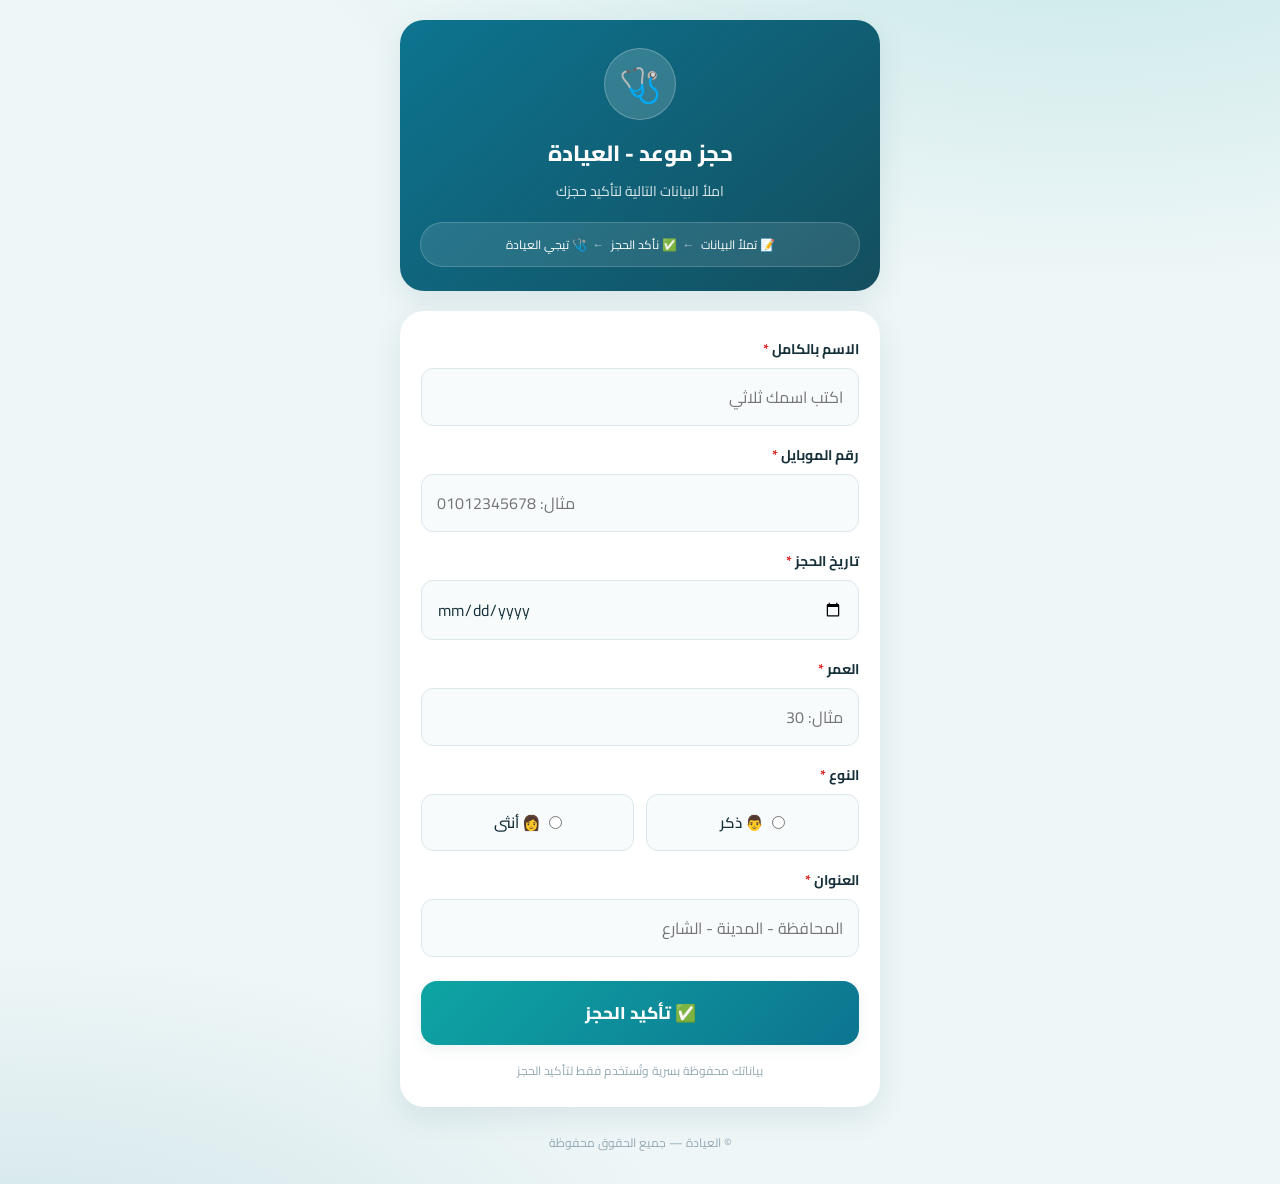
<file: index.html>
<!DOCTYPE html>
<html lang="ar" dir="rtl">
<head>
  <meta charset="UTF-8">
  <meta name="viewport" content="width=device-width, initial-scale=1.0">
  <meta name="description" content="صفحة حجز موعد العيادة — املأ بياناتك لتأكيد الحجز">
  <title>حجز موعد - العيادة</title>
  <link rel="preconnect" href="https://fonts.googleapis.com">
  <link rel="preconnect" href="https://fonts.gstatic.com" crossorigin>
  <link href="https://fonts.googleapis.com/css2?family=Cairo:wght@400;600;700;800&display=swap" rel="stylesheet">
  <link rel="stylesheet" href="styles.css?v=5">
</head>
<body>
  <main class="container">

    <header class="page-header">
      <div class="page-header__badge">
        <span class="page-header__logo" aria-hidden="true">🩺</span>
      </div>
      <h1 class="page-header__title">حجز موعد - العيادة</h1>
      <p class="page-header__subtitle">املأ البيانات التالية لتأكيد حجزك</p>
      <div class="page-header__steps">
        <span class="page-header__step">📝 تملأ البيانات</span>
        <span class="page-header__step-arrow" aria-hidden="true">←</span>
        <span class="page-header__step">✅ نأكد الحجز</span>
        <span class="page-header__step-arrow" aria-hidden="true">←</span>
        <span class="page-header__step">🩺 تيجي العيادة</span>
      </div>
    </header>

    <!-- نموذج الحجز -->
    <section class="card" id="booking-section" aria-label="نموذج الحجز">
      <form id="booking-form" class="form" novalidate>

        <div class="form__field">
          <label class="form__label" for="name">الاسم بالكامل <span class="form__required" aria-hidden="true">*</span></label>
          <input class="form__input" type="text" id="name" name="name"
                 placeholder="اكتب اسمك ثلاثي" autocomplete="name" required>
          <p class="form__error" data-error-for="name">من فضلك اكتب الاسم</p>
        </div>

        <div class="form__field">
          <label class="form__label" for="phone">رقم الموبايل <span class="form__required" aria-hidden="true">*</span></label>
          <input class="form__input" type="tel" id="phone" name="phone"
                 placeholder="مثال: 01012345678" inputmode="numeric" maxlength="11" autocomplete="tel" required>
          <p class="form__error" data-error-for="phone">اكتب رقم موبايل صحيح (11 رقم يبدأ بـ 01)</p>
        </div>

        <div class="form__field">
          <label class="form__label" for="date">تاريخ الحجز <span class="form__required" aria-hidden="true">*</span></label>
          <input class="form__input" type="date" id="date" name="date" required>
          <p class="form__error" data-error-for="date">اختر تاريخ حجز صحيح (اليوم أو بعده)</p>
        </div>

        <div class="form__field">
          <label class="form__label" for="age">العمر <span class="form__required" aria-hidden="true">*</span></label>
          <input class="form__input" type="number" id="age" name="age"
                 placeholder="مثال: 30" min="0" max="120" inputmode="numeric" required>
          <p class="form__error" data-error-for="age">اكتب عمرًا بين 0 و 120</p>
        </div>

        <fieldset class="form__field form__fieldset">
          <legend class="form__label">النوع <span class="form__required" aria-hidden="true">*</span></legend>
          <div class="form__radio-row" role="radiogroup" aria-label="النوع">
            <label class="radio-option">
              <input class="radio-option__input" type="radio" name="gender" value="ذكر" required>
              <span class="radio-option__label">👨 ذكر</span>
            </label>
            <label class="radio-option">
              <input class="radio-option__input" type="radio" name="gender" value="أنثى" required>
              <span class="radio-option__label">👩 أنثى</span>
            </label>
          </div>
          <p class="form__error" data-error-for="gender">اختر النوع</p>
        </fieldset>

        <div class="form__field">
          <label class="form__label" for="address">العنوان <span class="form__required" aria-hidden="true">*</span></label>
          <input class="form__input" type="text" id="address" name="address"
                 placeholder="المحافظة - المدينة - الشارع" required>
          <p class="form__error" data-error-for="address">من فضلك اكتب العنوان</p>
        </div>

        <button class="form__submit" type="submit" id="submit-button">✅ تأكيد الحجز</button>

        <p class="form__note">بياناتك محفوظة بسرية وتُستخدم فقط لتأكيد الحجز</p>
      </form>
    </section>

    <!-- شاشة النجاح -->
    <section class="card screen" id="success-screen" aria-label="تم الحجز بنجاح" hidden>
      <span class="screen__icon" aria-hidden="true">🎉</span>
      <h2 class="screen__title screen__title--success">تم استلام حجزك بنجاح!</h2>
      <p class="screen__details" id="success-details"></p>
      <button class="screen__action screen__action--secondary" type="button" id="new-booking-button">📋 حجز موعد آخر</button>
    </section>

    <!-- شاشة الخطأ -->
    <section class="card screen" id="error-screen" aria-label="خطأ في الإرسال" hidden>
      <span class="screen__icon" aria-hidden="true">⚠️</span>
      <h2 class="screen__title screen__title--error">حصلت مشكلة في الإرسال</h2>
      <p class="screen__details">اتأكد من اتصالك بالإنترنت وحاول تاني، أو تواصل مع العيادة مباشرة.</p>
      <button class="screen__action" type="button" id="retry-button">🔄 إعادة المحاولة</button>
    </section>

    <footer class="page-footer">© العيادة — جميع الحقوق محفوظة</footer>
  </main>

  <script src="app.js?v=5"></script>
</body>
</html>
</file>
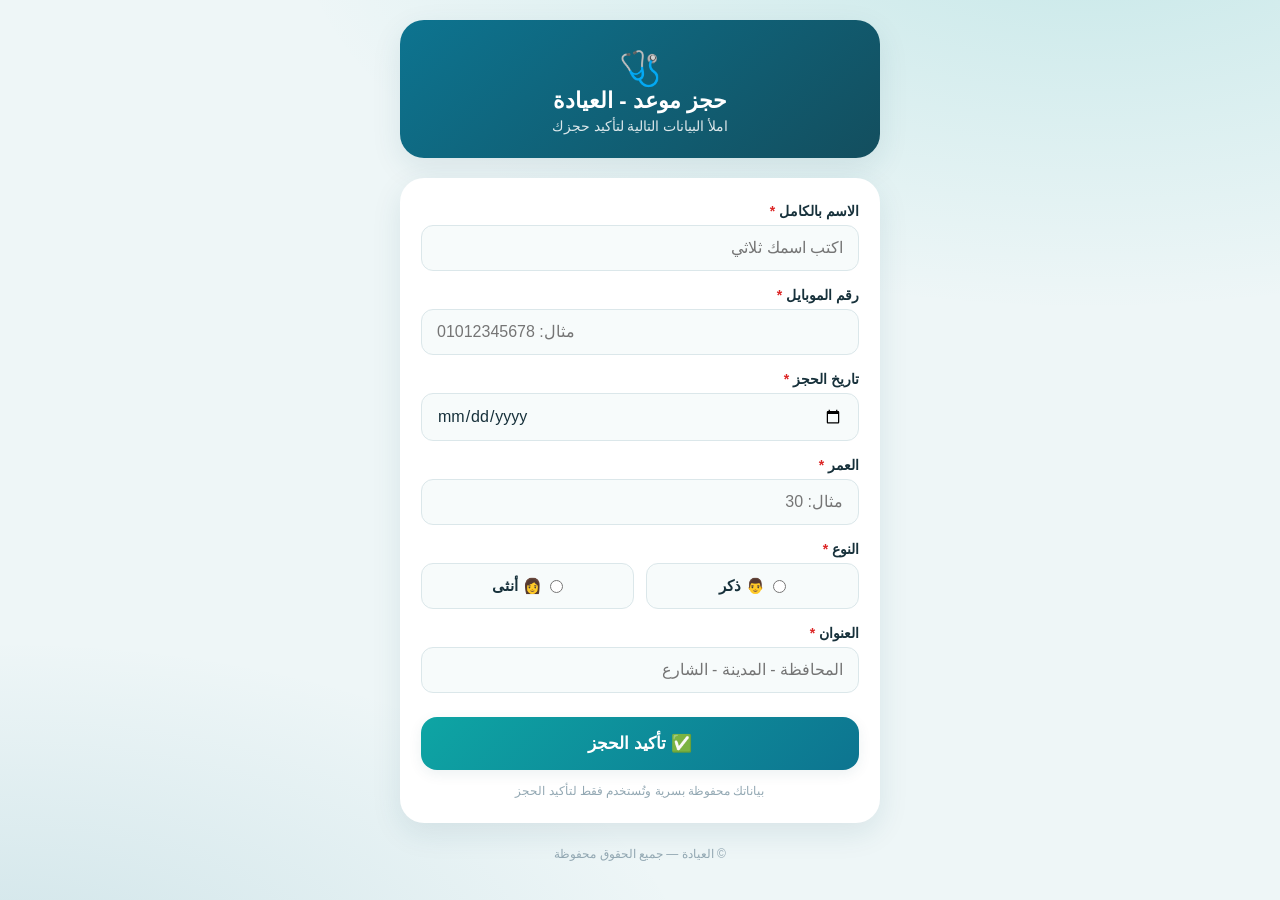
<file: booking.html>
<!DOCTYPE html>
<html lang="ar" dir="rtl">
<head>
  <meta charset="UTF-8">
  <meta name="viewport" content="width=device-width, initial-scale=1.0">
  <meta name="description" content="صفحة حجز موعد العيادة — املأ بياناتك لتأكيد الحجز">
  <title>حجز موعد - العيادة</title>
  <link rel="stylesheet" href="styles.css">
</head>
<body>
  <main class="container">

    <header class="page-header">
      <span class="page-header__logo" aria-hidden="true">🩺</span>
      <h1 class="page-header__title">حجز موعد - العيادة</h1>
      <p class="page-header__subtitle">املأ البيانات التالية لتأكيد حجزك</p>
    </header>

    <!-- نموذج الحجز -->
    <section class="card" id="booking-section" aria-label="نموذج الحجز">
      <form id="booking-form" class="form" novalidate>

        <div class="form__field">
          <label class="form__label" for="name">الاسم بالكامل <span class="form__required" aria-hidden="true">*</span></label>
          <input class="form__input" type="text" id="name" name="name"
                 placeholder="اكتب اسمك ثلاثي" autocomplete="name" required>
          <p class="form__error" data-error-for="name">من فضلك اكتب الاسم</p>
        </div>

        <div class="form__field">
          <label class="form__label" for="phone">رقم الموبايل <span class="form__required" aria-hidden="true">*</span></label>
          <input class="form__input" type="tel" id="phone" name="phone"
                 placeholder="مثال: 01012345678" inputmode="numeric" maxlength="11" autocomplete="tel" required>
          <p class="form__error" data-error-for="phone">اكتب رقم موبايل صحيح (11 رقم يبدأ بـ 01)</p>
        </div>

        <div class="form__field">
          <label class="form__label" for="date">تاريخ الحجز <span class="form__required" aria-hidden="true">*</span></label>
          <input class="form__input" type="date" id="date" name="date" required>
          <p class="form__error" data-error-for="date">اختر تاريخ حجز صحيح (اليوم أو بعده)</p>
        </div>

        <div class="form__field">
          <label class="form__label" for="age">العمر <span class="form__required" aria-hidden="true">*</span></label>
          <input class="form__input" type="number" id="age" name="age"
                 placeholder="مثال: 30" min="0" max="120" inputmode="numeric" required>
          <p class="form__error" data-error-for="age">اكتب عمرًا بين 0 و 120</p>
        </div>

        <fieldset class="form__field form__fieldset">
          <legend class="form__label">النوع <span class="form__required" aria-hidden="true">*</span></legend>
          <div class="form__radio-row" role="radiogroup" aria-label="النوع">
            <label class="radio-option">
              <input class="radio-option__input" type="radio" name="gender" value="ذكر" required>
              <span class="radio-option__label">👨 ذكر</span>
            </label>
            <label class="radio-option">
              <input class="radio-option__input" type="radio" name="gender" value="أنثى" required>
              <span class="radio-option__label">👩 أنثى</span>
            </label>
          </div>
          <p class="form__error" data-error-for="gender">اختر النوع</p>
        </fieldset>

        <div class="form__field">
          <label class="form__label" for="address">العنوان <span class="form__required" aria-hidden="true">*</span></label>
          <input class="form__input" type="text" id="address" name="address"
                 placeholder="المحافظة - المدينة - الشارع" required>
          <p class="form__error" data-error-for="address">من فضلك اكتب العنوان</p>
        </div>

        <button class="form__submit" type="submit" id="submit-button">✅ تأكيد الحجز</button>

        <p class="form__note">بياناتك محفوظة بسرية وتُستخدم فقط لتأكيد الحجز</p>
      </form>
    </section>

    <!-- شاشة النجاح -->
    <section class="card screen" id="success-screen" aria-label="تم الحجز بنجاح" hidden>
      <span class="screen__icon" aria-hidden="true">🎉</span>
      <h2 class="screen__title screen__title--success">تم استلام حجزك بنجاح!</h2>
      <p class="screen__details" id="success-details"></p>
      <button class="screen__action screen__action--secondary" type="button" id="new-booking-button">📋 حجز موعد آخر</button>
    </section>

    <!-- شاشة الخطأ -->
    <section class="card screen" id="error-screen" aria-label="خطأ في الإرسال" hidden>
      <span class="screen__icon" aria-hidden="true">⚠️</span>
      <h2 class="screen__title screen__title--error">حصلت مشكلة في الإرسال</h2>
      <p class="screen__details">اتأكد من اتصالك بالإنترنت وحاول تاني، أو تواصل مع العيادة مباشرة.</p>
      <button class="screen__action" type="button" id="retry-button">🔄 إعادة المحاولة</button>
    </section>

    <footer class="page-footer">© العيادة — جميع الحقوق محفوظة</footer>
  </main>

  <script src="app.js"></script>
</body>
</html>
</file>
<file: styles.css>
/* ============================================================
   Clinic Booking Page — Styles
   Structure:
     1. Design tokens
     2. Base
     3. Layout (header / footer)
     4. Card
     5. Form
     6. Result screens
     7. Motion
   ============================================================ */

/* 1. Design tokens
   ---------------------------------------------------- */
:root {
  --color-primary:       #0ea5a4;
  --color-primary-dark:  #0d7490;
  --color-primary-deep:  #134e5e;
  --color-primary-light: #d3f5f2;
  --color-success:       #16a34a;
  --color-error:         #dc2626;
  --color-text:          #17313b;
  --color-text-muted:    #5f7480;
  --color-text-faint:    #93a8b3;
  --color-border:        #dbe7ea;
  --color-surface:       #ffffff;
  --color-page:          #eef6f7;

  --radius-sm: 12px;
  --radius-md: 16px;
  --radius-lg: 24px;

  --shadow-card:  0 10px 30px rgba(19, 78, 94, 0.10);
  --shadow-soft:  0 4px 14px rgba(19, 78, 94, 0.08);
  --shadow-focus: 0 0 0 4px rgba(14, 165, 164, 0.15);

  --font-size-base: 16px;
  --font-size-sm:   12px;
  --font-size-md:   14px;
  --font-size-lg:   22px;

  --font-family: "Cairo", "Segoe UI", Tahoma, Arial, sans-serif;
}

/* 2. Base
   ---------------------------------------------------- */
* {
  margin: 0;
  padding: 0;
  box-sizing: border-box;
}

body {
  font-family: var(--font-family);
  font-size: var(--font-size-base);
  color: var(--color-text);
  background:
    radial-gradient(800px 400px at 85% -10%, rgba(14, 165, 164, 0.18), transparent),
    radial-gradient(700px 350px at 0% 110%, rgba(13, 116, 144, 0.14), transparent),
    var(--color-page);
  min-height: 100vh;
  display: flex;
  justify-content: center;
  padding: 20px 16px;
}

/* 3. Layout (header / footer)
   ---------------------------------------------------- */
.container {
  width: 100%;
  max-width: 480px;
}

.page-header {
  text-align: center;
  padding: 28px 20px 24px;
  color: #ffffff;
  background: linear-gradient(140deg, var(--color-primary-dark), var(--color-primary-deep));
  border-radius: var(--radius-lg);
  box-shadow: var(--shadow-card);
  margin-bottom: 20px;
}

.page-header__badge {
  display: inline-flex;
  align-items: center;
  justify-content: center;
  width: 72px;
  height: 72px;
  margin-bottom: 12px;
  background: rgba(255, 255, 255, 0.16);
  border: 1px solid rgba(255, 255, 255, 0.25);
  border-radius: 50%;
  backdrop-filter: blur(4px);
}

.page-header__logo {
  font-size: 34px;
}

.page-header__title {
  font-size: var(--font-size-lg);
  font-weight: 800;
  margin-bottom: 4px;
}

.page-header__subtitle {
  font-size: var(--font-size-md);
  opacity: 0.85;
}

.page-header__steps {
  display: flex;
  align-items: center;
  justify-content: center;
  gap: 6px;
  flex-wrap: wrap;
  margin-top: 18px;
  padding: 10px 14px;
  font-size: var(--font-size-sm);
  background: rgba(255, 255, 255, 0.10);
  border: 1px solid rgba(255, 255, 255, 0.18);
  border-radius: 999px;
}

.page-header__step {
  white-space: nowrap;
}

.page-header__step-arrow {
  opacity: 0.6;
}

.page-footer {
  text-align: center;
  font-size: var(--font-size-sm);
  color: var(--color-text-faint);
  margin: 24px 0 10px;
}

/* 4. Card
   ---------------------------------------------------- */
.card {
  background: var(--color-surface);
  border: 1px solid rgba(255, 255, 255, 0.7);
  border-radius: var(--radius-lg);
  padding: 24px 20px;
  box-shadow: var(--shadow-card);
}

/* 5. Form
   ---------------------------------------------------- */
.form__field {
  margin-bottom: 16px;
}

.form__fieldset {
  border: none;
}

.form__label {
  display: block;
  font-size: var(--font-size-md);
  font-weight: 700;
  margin-bottom: 6px;
}

.form__required {
  color: var(--color-error);
}

.form__input {
  width: 100%;
  padding: 13px 15px;
  font-size: var(--font-size-base);
  font-family: inherit;
  color: var(--color-text);
  background: #f7fbfb;
  border: 1.5px solid var(--color-border);
  border-radius: var(--radius-sm);
  transition: border-color 0.2s, box-shadow 0.2s, background 0.2s;
}

.form__input:hover {
  border-color: #bcd4d8;
}

.form__input:focus {
  outline: none;
  background: var(--color-surface);
  border-color: var(--color-primary);
  box-shadow: var(--shadow-focus);
}

.form__input--invalid {
  border-color: var(--color-error);
}

.form__error {
  display: none;
  margin-top: 5px;
  font-size: var(--font-size-sm);
  color: var(--color-error);
}

.form__error--visible {
  display: block;
  animation: form__error-shake 0.3s;
}

@keyframes form__error-shake {
  25%  { transform: translateX(4px); }
  50%  { transform: translateX(-4px); }
  75%  { transform: translateX(2px); }
}

/* Gender radio group */
.form__radio-row {
  display: flex;
  gap: 12px;
}

.radio-option {
  flex: 1;
  display: flex;
  align-items: center;
  justify-content: center;
  gap: 8px;
  padding: 13px;
  font-size: 15px;
  font-weight: 600;
  background: #f7fbfb;
  border: 1.5px solid var(--color-border);
  border-radius: var(--radius-sm);
  cursor: pointer;
  transition: all 0.2s;
}

.radio-option:hover {
  border-color: #bcd4d8;
}

.radio-option:has(input:checked) {
  color: var(--color-primary-dark);
  background: var(--color-primary-light);
  border-color: var(--color-primary);
  box-shadow: var(--shadow-soft);
}

.radio-option__input {
  width: auto;
}

.form__submit {
  width: 100%;
  padding: 16px;
  margin-top: 8px;
  font-size: 17px;
  font-weight: 800;
  font-family: inherit;
  color: #ffffff;
  background: linear-gradient(135deg, var(--color-primary), var(--color-primary-dark));
  border: none;
  border-radius: var(--radius-md);
  box-shadow: var(--shadow-soft);
  cursor: pointer;
  transition: transform 0.15s, box-shadow 0.2s, filter 0.2s;
}

.form__submit:hover {
  filter: brightness(1.05);
  box-shadow: 0 6px 18px rgba(14, 165, 164, 0.35);
}

.form__submit:active {
  transform: scale(0.98);
}

.form__submit:disabled {
  background: #b6c6cb;
  box-shadow: none;
  cursor: not-allowed;
}

.form__spinner {
  display: inline-block;
  width: 16px;
  height: 16px;
  margin-inline-end: 8px;
  vertical-align: middle;
  border: 2px solid rgba(255, 255, 255, 0.4);
  border-top-color: #ffffff;
  border-radius: 50%;
  animation: form__spinner-spin 0.7s linear infinite;
}

@keyframes form__spinner-spin {
  to { transform: rotate(360deg); }
}

.form__note {
  margin-top: 14px;
  font-size: var(--font-size-sm);
  color: var(--color-text-faint);
  text-align: center;
}

/* 6. Result screens (success / error)
   ---------------------------------------------------- */
.screen {
  text-align: center;
  padding: 36px 20px;
}

.screen__icon {
  display: block;
  font-size: 68px;
  margin-bottom: 12px;
}

.screen__title {
  font-size: 20px;
  font-weight: 800;
  margin-bottom: 8px;
}

.screen__title--success {
  color: var(--color-success);
}

.screen__title--error {
  color: var(--color-error);
}

.screen__details {
  font-size: var(--font-size-md);
  line-height: 1.9;
  color: var(--color-text-muted);
}

.screen__action {
  margin-top: 22px;
  padding: 13px 30px;
  font-size: 15px;
  font-weight: 700;
  font-family: inherit;
  color: #ffffff;
  background: linear-gradient(135deg, var(--color-primary), var(--color-primary-dark));
  border: none;
  border-radius: var(--radius-sm);
  box-shadow: var(--shadow-soft);
  cursor: pointer;
  transition: transform 0.15s;
}

.screen__action:active {
  transform: scale(0.97);
}

.screen__action--secondary {
  color: var(--color-primary-dark);
  background: var(--color-primary-light);
}

/* 7. Motion
   ---------------------------------------------------- */
@keyframes card-enter {
  from {
    opacity: 0;
    transform: translateY(14px);
  }
  to {
    opacity: 1;
    transform: translateY(0);
  }
}

.page-header,
.card {
  animation: card-enter 0.5s ease-out both;
}
</file>
